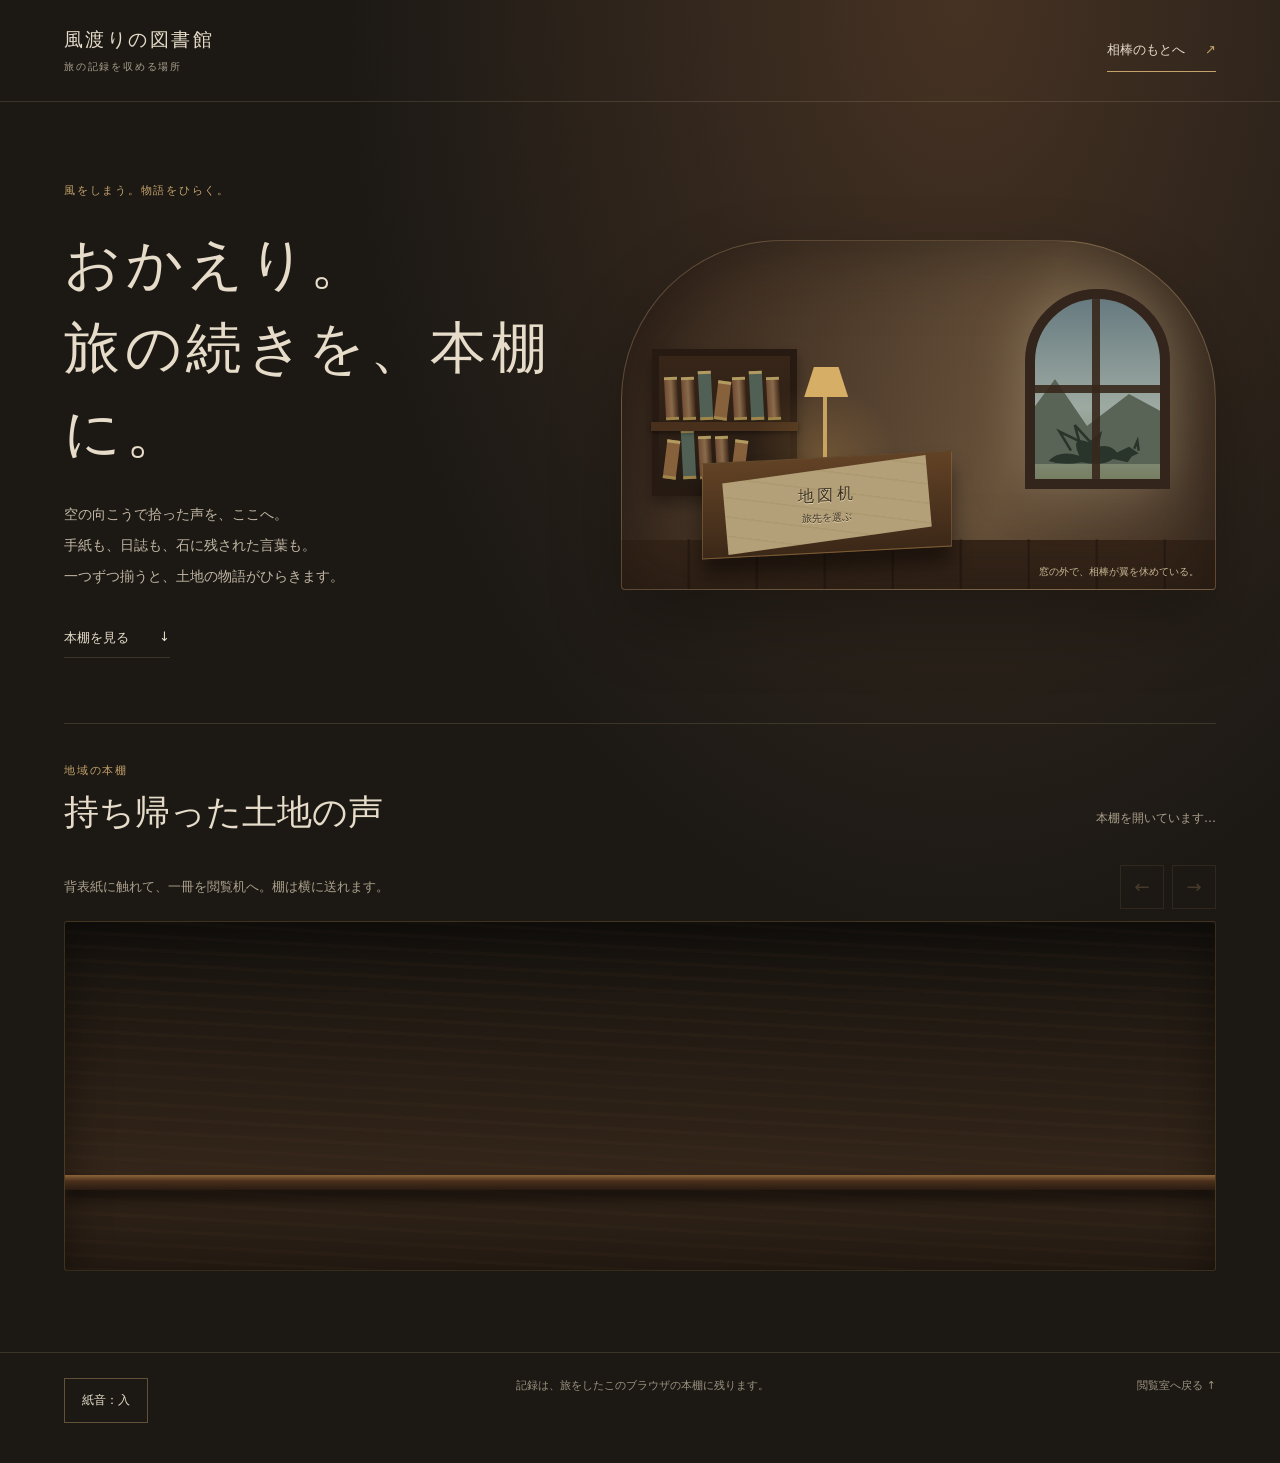
<file: index.html>
<!doctype html><html lang="ja"><head><meta charset="utf-8"><meta name="viewport" content="width=device-width,initial-scale=1"><meta http-equiv="refresh" content="0;url=library.html?v=142"><title>風渡りの図書館</title></head><body><a href="library.html?v=142">図書館へ入る</a></body></html>
</file>
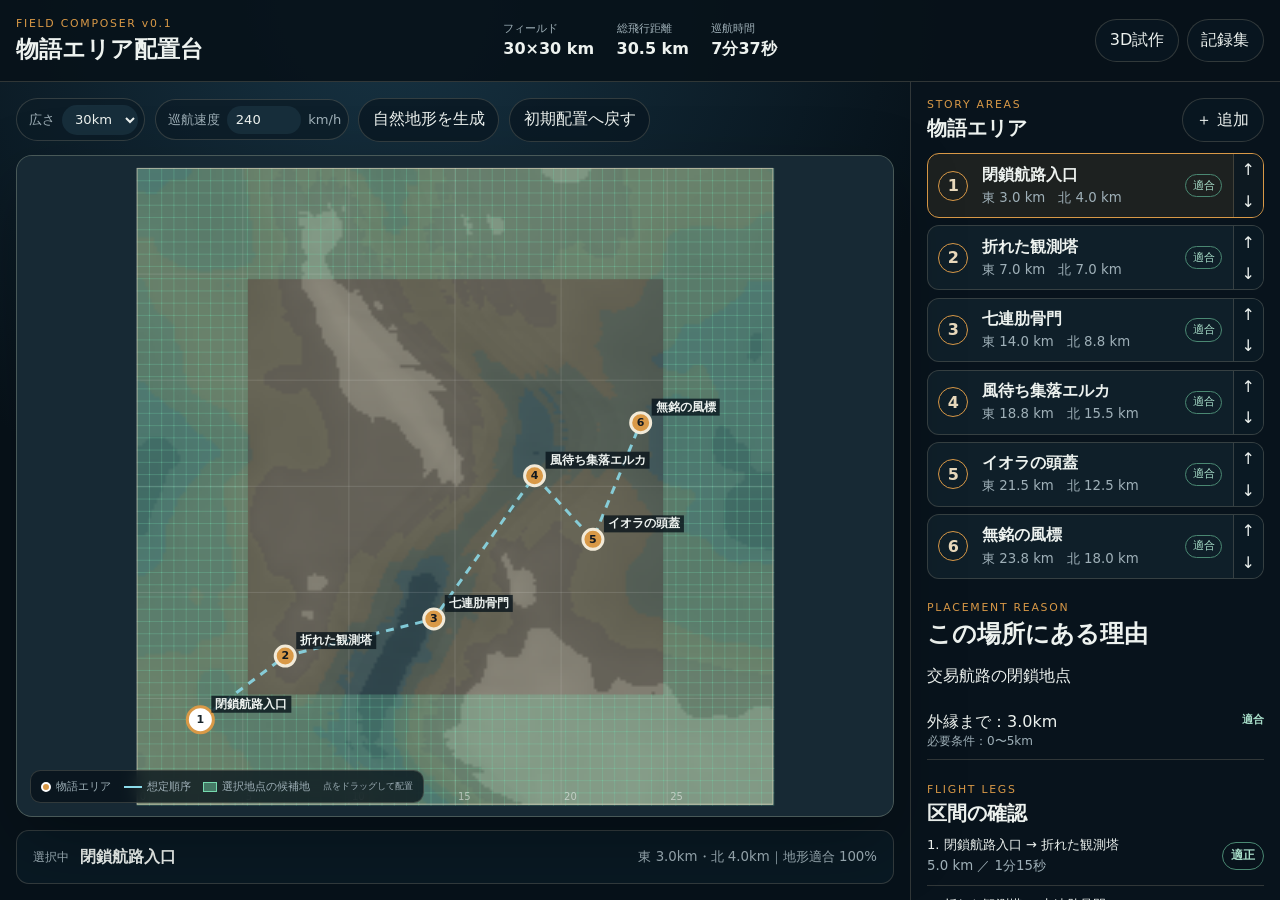
<file: composer.html>
<!doctype html>
<html lang="ja">
<head>
  <meta charset="utf-8">
  <meta name="viewport" content="width=device-width,initial-scale=1,viewport-fit=cover">
  <meta name="theme-color" content="#0b1722">
  <title>白骨の風路｜物語エリア配置台</title>
  <link rel="icon" type="image/svg+xml" href="data:image/svg+xml,%3Csvg xmlns='http://www.w3.org/2000/svg' viewBox='0 0 64 64'%3E%3Cpath d='M8 44C24 12 36 10 56 17 40 21 30 31 24 52Z' fill='%23e8d8b7'/%3E%3Cpath d='M19 42c12-12 20-17 35-19' fill='none' stroke='%23d89444' stroke-width='4' stroke-linecap='round'/%3E%3C/svg%3E">
  <link rel="stylesheet" href="composer.css">
</head>
<body>
  <header class="app-head">
    <div><span class="eyebrow">FIELD COMPOSER v0.1</span><h1>物語エリア配置台</h1></div>
    <div class="head-stats"><span>フィールド<strong id="fieldStat">30×30 km</strong></span><span>総飛行距離<strong id="distanceStat">—</strong></span><span>巡航時間<strong id="timeStat">—</strong></span></div>
    <nav><a href="blockout.html">3D試作</a><a href="index.html">記録集</a></nav>
  </header>

  <main>
    <section class="map-panel">
      <div class="map-toolbar">
        <label>広さ<select id="fieldSize"><option value="20">20km</option><option value="30" selected>30km</option><option value="40">40km</option><option value="60">60km</option></select></label>
        <label>巡航速度<input id="cruiseSpeed" type="number" min="80" max="500" step="10" value="240"> km/h</label>
        <button id="reroll">自然地形を生成</button>
        <button id="reset">初期配置へ戻す</button>
      </div>
      <div class="map-wrap">
        <canvas id="terrain" aria-label="自然地形上の物語エリア配置図"></canvas>
        <div class="map-legend"><span><i class="story-dot"></i>物語エリア</span><span><i class="route-line"></i>想定順序</span><span><i class="candidate-fill"></i>選択地点の候補地</span><small>点をドラッグして配置</small></div>
      </div>
      <div id="selectionBar" class="selection-bar"><span>選択中</span><strong>—</strong><small>地図上の点または右の一覧を選択</small></div>
    </section>

    <aside class="side-panel">
      <section class="side-head"><div><span class="eyebrow">STORY AREAS</span><h2>物語エリア</h2></div><button id="addArea">＋ 追加</button></section>
      <div id="areaList" class="area-list"></div>
      <section class="placement-check"><span class="eyebrow">PLACEMENT REASON</span><h2>この場所にある理由</h2><div id="placementList"></div></section>
      <section class="route-check"><span class="eyebrow">FLIGHT LEGS</span><h2>区間の確認</h2><div id="legList"></div></section>
      <section class="hint-check"><span class="eyebrow">HINT NETWORK</span><h2>ヒント網</h2><p id="hintSummary"></p><div id="hintList"></div></section>
      <section class="actions"><button id="saveLocal">この配置を保存</button><button id="exportJson">JSONを書き出す</button><p id="saveNote">配置はこの端末内に保存できます。</p></section>
    </aside>
  </main>

  <template id="areaTemplate">
    <article class="area-card"><button class="select-area"><b class="order"></b><span><strong class="name"></strong><small class="coords"></small></span><em class="fit"></em></button><div class="reorder"><button data-dir="-1" aria-label="一つ前へ">↑</button><button data-dir="1" aria-label="一つ後へ">↓</button></div></article>
  </template>
  <script src="composer.js" type="module"></script>
</body>
</html>
</file>
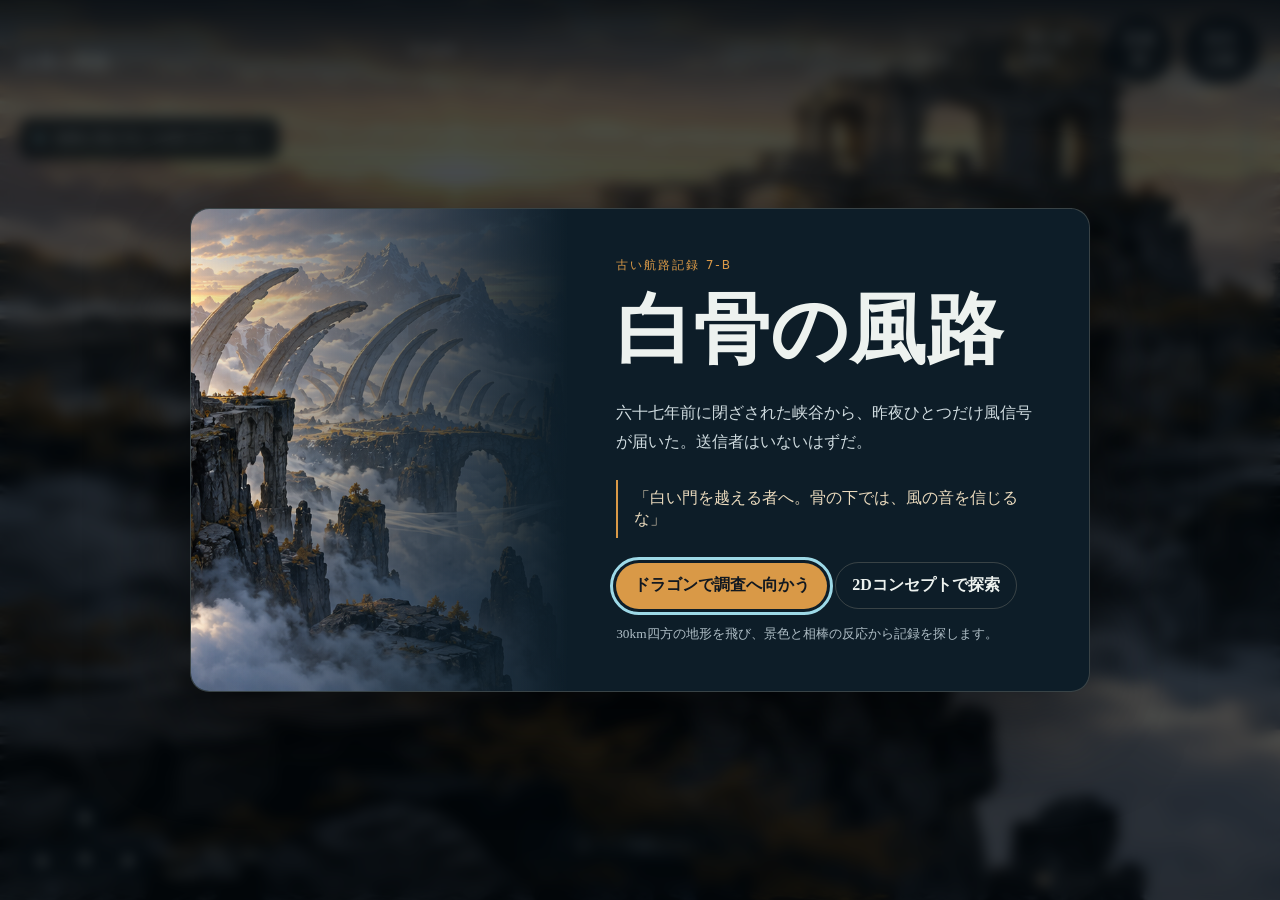
<file: concept.html>
<!doctype html>
<html lang="ja">
<head>
  <meta charset="utf-8">
  <meta name="viewport" content="width=device-width,initial-scale=1,viewport-fit=cover">
  <meta name="theme-color" content="#0b1722">
  <meta name="description" content="ドラゴンと巨大な骨の峡谷を巡り、風と痕跡から失われた土地の物語を集める探索試作。">
  <title>白骨の風路｜探索試作</title>
  <link rel="icon" type="image/svg+xml" href="data:image/svg+xml,%3Csvg xmlns='http://www.w3.org/2000/svg' viewBox='0 0 64 64'%3E%3Cpath d='M8 44C24 12 36 10 56 17 40 21 30 31 24 52Z' fill='%23e8d8b7'/%3E%3Cpath d='M19 42c12-12 20-17 35-19' fill='none' stroke='%23d89444' stroke-width='4' stroke-linecap='round'/%3E%3C/svg%3E">
  <link rel="stylesheet" href="styles.css">
</head>
<body>
  <main id="app" aria-live="polite">
    <section id="game" class="view active" aria-label="白骨の風路 探索画面">
      <div id="viewport" tabindex="0" aria-label="飛行エリア。矢印キーまたはWASDで移動">
        <div id="world">
          <img class="world-art" src="assets/bonewind-panorama.png" alt="巨大な肋骨、頭蓋骨、観測塔、断崖の集落が雲海に浮かぶ白骨の風路">
          <div id="weather" aria-hidden="true"></div>
          <div id="landmarks" aria-hidden="true"></div>
          <div id="dragon" aria-label="ドラゴン"><span class="wing">◆</span><span class="body">🐉</span></div>
        </div>
      </div>

      <header class="hud top-hud">
        <div class="title-lockup"><span class="eyebrow">探索記録 01</span><strong>白骨の風路</strong></div>
        <div class="progress-wrap"><span id="chapterLabel">侵入航路</span><div class="progress"><i id="progressBar"></i></div><span id="foundCount">痕跡 0 / 7</span></div>
        <nav aria-label="画面切替">
          <a class="ghost nav-link" href="composer.html">フィールド配置</a>
          <a class="ghost nav-link featured" href="blockout.html">飛行探索版</a>
          <button class="ghost" data-open="library">図書館</button>
          <button class="ghost" data-open="ledger">制作台帳</button>
        </nav>
      </header>

      <aside id="companion" class="companion"><span class="pulse"></span><p id="companionText">相棒が風の匂いを確かめている。</p></aside>
      <button id="inspect" class="inspect" disabled>近くに気配はない</button>

      <div class="altimeter" aria-label="高度"><span>高</span><i id="altitudeNeedle"></i><span>雲海</span></div>
      <div class="minimap" aria-hidden="true"><i id="mapDot"></i><span>塔</span><span>肋骨</span><span>集落</span><span>頭蓋</span></div>

      <div class="controls" aria-label="移動操作">
        <div class="dpad">
          <button data-move="up" aria-label="上昇">▲</button>
          <button data-move="left" aria-label="左へ">◀</button>
          <button data-move="down" aria-label="下降">▼</button>
          <button data-move="right" aria-label="右へ">▶</button>
        </div>
        <p><kbd>WASD</kbd> / <kbd>矢印</kbd> で飛行<br><kbd>Space</kbd> で調査</p>
      </div>
    </section>

    <section id="library" class="view panel-view" aria-label="大図書館">
      <header class="panel-head"><div><span class="eyebrow">帰還地点</span><h1>風渡りの大図書館</h1></div><button class="close-view" data-open="game">探索へ戻る</button></header>
      <div class="library-grid">
        <article class="shelf-card hero-shelf">
          <div><span class="eyebrow">第一架空域・地域記録</span><h2>白骨の風路</h2><p id="libraryStatus">まだ白紙の頁が多い。持ち帰った痕跡が、ここに一冊の記録を作る。</p></div>
          <div class="book-meter"><i id="bookMeter"></i></div>
        </article>
        <section><h2>収蔵記録</h2><div id="archiveCards" class="archive-grid"></div></section>
        <section><h2>展示室</h2><div id="exhibitCards" class="exhibit-grid"></div></section>
      </div>
    </section>

    <section id="ledger" class="view panel-view" aria-label="探索パッケージ制作台帳">
      <header class="panel-head"><div><span class="eyebrow">PACKAGE BLUEPRINT v0.1</span><h1>白骨の風路｜制作台帳</h1></div><div class="head-actions"><a class="download" href="packages/white-bone.json" download>パッケージJSON</a><button class="close-view" data-open="game">探索へ戻る</button></div></header>
      <div id="ledgerContent" class="ledger-content"></div>
    </section>
  </main>

  <dialog id="introDialog" class="story-dialog">
    <div class="dialog-art"></div>
    <div class="dialog-copy"><span class="eyebrow">古い航路記録 7-B</span><h1>白骨の風路</h1><p>六十七年前に閉ざされた峡谷から、昨夜ひとつだけ風信号が届いた。送信者はいないはずだ。</p><blockquote>「白い門を越える者へ。骨の下では、風の音を信じるな」</blockquote><a class="dialog-primary" href="blockout.html">ドラゴンで調査へ向かう</a><button class="secondary intro-secondary" id="startGame">2Dコンセプトで探索</button><small>30km四方の地形を飛び、景色と相棒の反応から記録を探します。</small></div>
  </dialog>

  <dialog id="recordDialog" class="record-dialog">
    <button class="dialog-x" aria-label="閉じる">×</button>
    <span id="recordType" class="eyebrow"></span><h2 id="recordTitle"></h2><p id="recordSnippet"></p>
    <div id="recordMeaning" class="meaning"></div>
    <button id="storeRecord">図書館へ収蔵する</button>
  </dialog>

  <dialog id="endingDialog" class="story-dialog ending-dialog">
    <div class="dialog-copy"><span class="eyebrow">調査完了</span><h1>風は、声の抜け殻だった。</h1><p>住民は巨大生物に滅ぼされたのではない。暮らしを守ろうと作った装置が渡りの群れを狂わせ、最後の一頭と街を同時に失わせた。だが、あの飛行は救出だったのか、ただの混乱だったのか——骨は答えない。</p><div class="ending-actions"><button data-open="library" id="returnLibrary">図書館へ帰還</button><button class="secondary" id="continueExplore">探索を続ける</button></div></div>
  </dialog>
  <script src="app.js" type="module"></script>
</body>
</html>
</file>
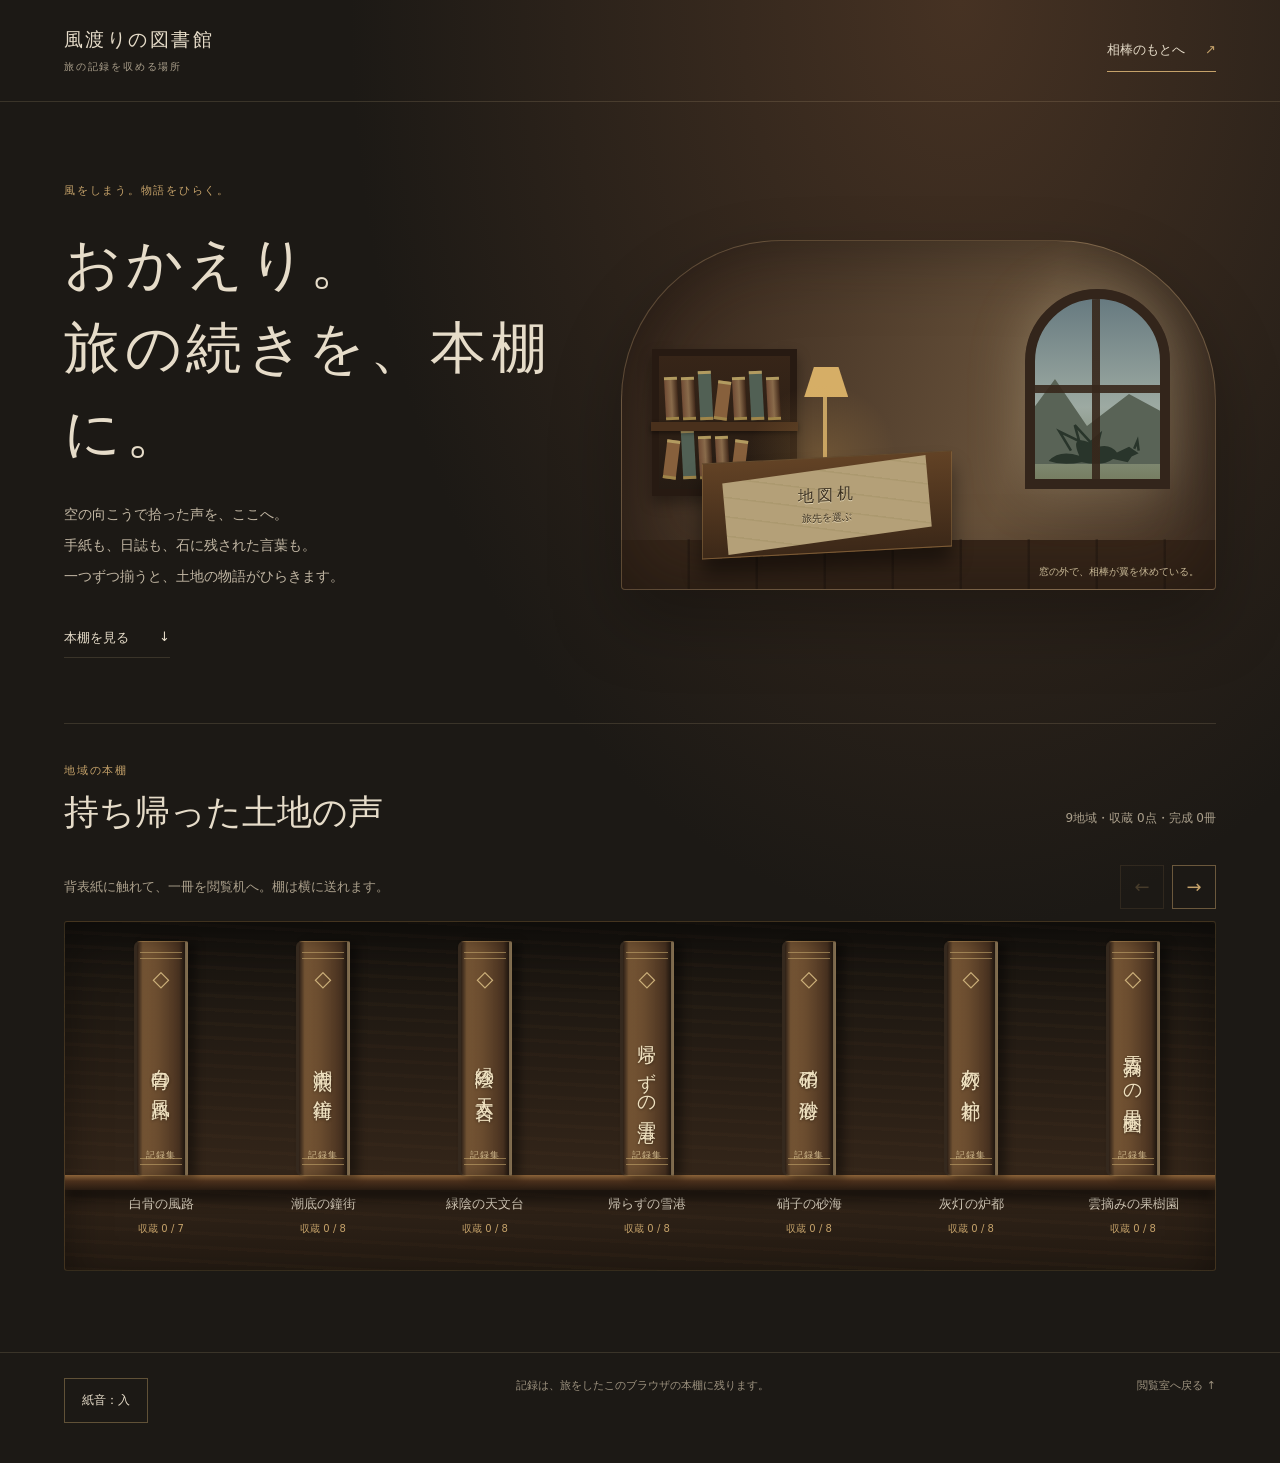
<file: library.html>
<!doctype html>
<html lang="ja">
<head>
<meta charset="utf-8"><meta name="viewport" content="width=device-width,initial-scale=1,viewport-fit=cover">
<meta name="theme-color" content="#211b16"><meta name="description" content="旅で拾った手紙と日誌を収める、風渡りの図書館。記録が揃うと、地域の物語がひらきます。">
<title>風渡りの図書館｜旅の本棚</title>
<link rel="stylesheet" href="library.css?v=142">
</head>
<body>
<header class="library-header"><a class="wordmark" href="library.html">風渡りの図書館<span>旅の記録を収める場所</span></a><a id="resumeJourney" class="quiet-link" href="blockout.html?v=142">相棒のもとへ <span aria-hidden="true">↗</span></a></header>
<main>
<section class="arrival" aria-labelledby="welcomeTitle">
 <div class="arrival-copy"><p class="eyebrow">風をしまう。物語をひらく。</p><h1 id="welcomeTitle">おかえり。<br>旅の続きを、本棚に。</h1><p class="arrival-intro">空の向こうで拾った声を、ここへ。<br>手紙も、日誌も、石に残された言葉も。<br>一つずつ揃うと、土地の物語がひらきます。</p><a class="text-link" href="#bookshelf">本棚を見る <span aria-hidden="true">↓</span></a></div>
 <div class="reading-room" aria-label="本棚と地図机、窓に囲まれた閲覧室">
  <div class="room-window" aria-hidden="true"><div class="window-cross"></div><div class="distant-ridge"></div><svg class="resting-dragon" viewBox="0 0 180 80"><path d="M15 64Q32 46 63 56Q48 23 78 35L99 17L93 42Q112 37 122 51L141 42L156 52L145 57L139 66L116 61Q100 73 67 66Q37 72 15 64Z" fill="currentColor"/><path d="M75 39L32 18L50 48M88 43L56 8L66 44M149 45L154 33L156 48" fill="none" stroke="currentColor" stroke-width="4"/></svg></div>
  <div class="room-shelf" aria-hidden="true"><i></i><i></i><i></i><i></i><i></i><i></i><i></i><i></i><i></i><i></i><i></i><i></i></div>
  <div class="lamp" aria-hidden="true"><i></i></div>
  <a class="map-desk" href="#bookshelf" aria-label="地図机で旅先と蔵書を見る"><span class="desk-map" aria-hidden="true"></span><strong>地図机</strong><small>旅先を選ぶ</small></a>
  <span class="room-caption">窓の外で、相棒が翼を休めている。</span>
 </div>
</section>
<section id="bookshelf" class="bookshelf" aria-labelledby="shelfTitle"><div class="section-heading"><div><p class="eyebrow">地域の本棚</p><h2 id="shelfTitle">持ち帰った土地の声</h2></div><p id="shelfSummary" role="status">本棚を開いています…</p></div><div class="shelf-toolbar"><p class="shelf-instruction">背表紙に触れて、一冊を閲覧机へ。棚は横に送れます。</p><nav class="shelf-navigation" aria-label="本棚を送る"><button id="shelfPrevious" type="button" aria-label="本棚を左へ" aria-controls="regionBooks">←</button><button id="shelfNext" type="button" aria-label="本棚を右へ" aria-controls="regionBooks">→</button></nav></div><div id="regionBooks" class="region-books"></div><p id="bookMotionStatus" class="book-motion-status" role="status" aria-live="polite"></p><p id="loadError" hidden role="alert">本棚を読み込めませんでした。<button id="retryLoad" type="button">もう一度開く</button></p></section>
<section id="readingDesk" class="reading-desk" hidden aria-labelledby="bookTitle">
 <header class="book-heading"><div><p class="eyebrow">地域記録集</p><h2 id="bookTitle"></h2><p id="bookStatus" role="status"></p></div><div class="book-actions"><button id="closeBook" type="button">本を閉じて棚へ戻す</button><a id="departRegion" class="journey-link" href="blockout.html?v=142">この地域へ飛ぶ <span aria-hidden="true">↗</span></a></div></header>
 <div class="book-spread"><aside class="contents" aria-label="本の目次"><h3>収蔵した記録</h3><div id="recordContents"></div><div class="history-entry"><small>すべての声が揃ったら</small><button id="historyButton" type="button">地域の物語</button><p id="historyLock"></p></div></aside><article id="readingPage" class="reading-page" tabindex="-1" aria-live="polite"></article></div>
</section>
</main>
<footer class="library-footer"><button id="togglePaperSound" type="button" aria-pressed="true">紙音：入</button><span>記録は、旅をしたこのブラウザの本棚に残ります。</span><a href="#welcomeTitle">閲覧室へ戻る ↑</a></footer>
<div id="bookStage" class="book-stage" hidden aria-hidden="true"><div id="carriedBook" class="carried-book"><div class="carried-pages"></div><div id="carriedCover" class="carried-cover"></div></div></div>
<script type="module" src="library.js?v=142"></script>
</body></html>
</file>
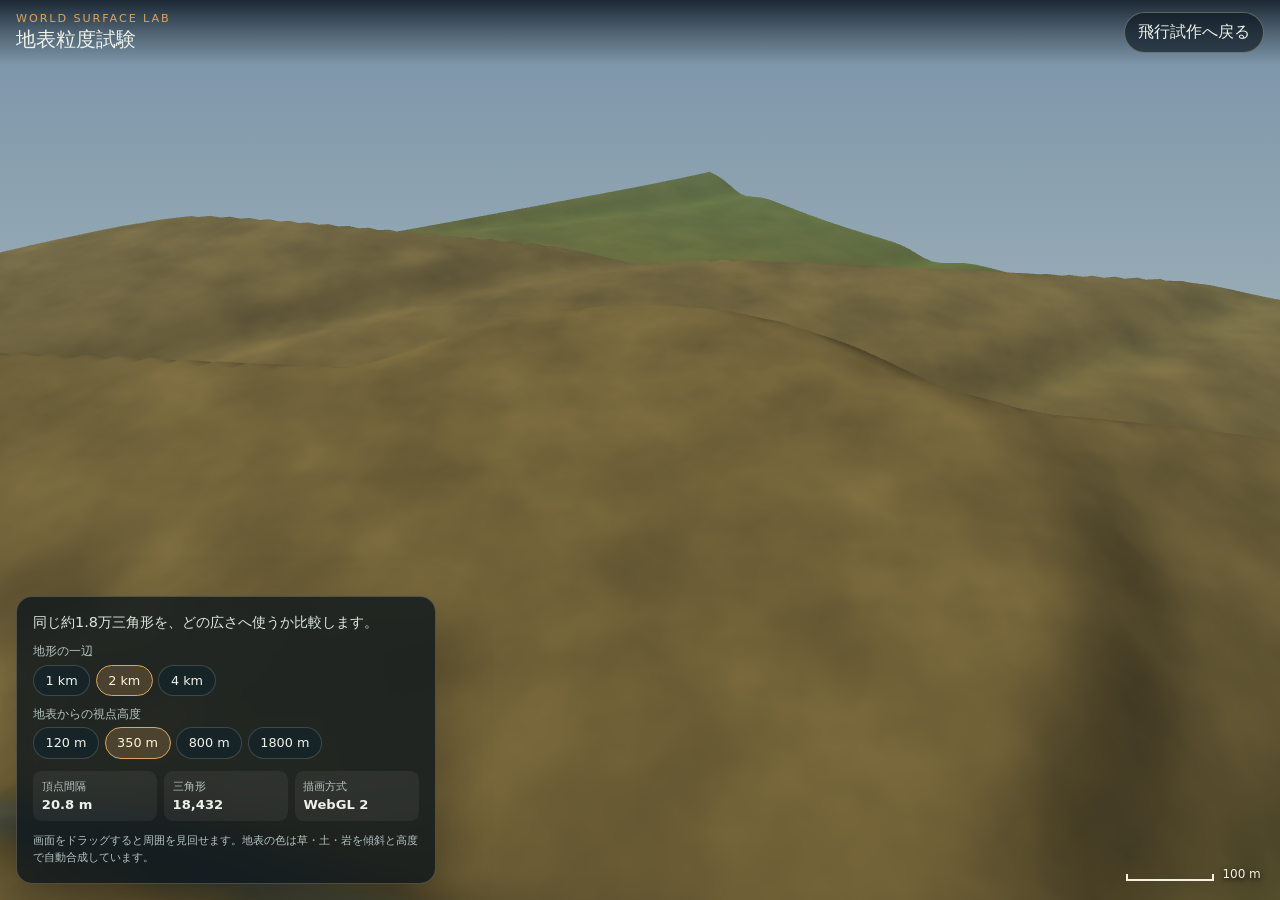
<file: terrain-lab.html>
<!doctype html>
<html lang="ja">
<head>
  <meta charset="utf-8">
  <meta name="viewport" content="width=device-width,initial-scale=1,viewport-fit=cover,user-scalable=no">
  <meta name="theme-color" content="#182735">
  <title>白骨の風路｜WebGL地形試験</title>
  <link rel="icon" type="image/svg+xml" href="data:image/svg+xml,%3Csvg xmlns='http://www.w3.org/2000/svg' viewBox='0 0 64 64'%3E%3Cpath d='M5 50 22 18l11 15 9-24 17 41Z' fill='%2384a858'/%3E%3Cpath d='M5 50h54' stroke='%23e2d5ac' stroke-width='4'/%3E%3C/svg%3E">
  <link rel="stylesheet" href="terrain-lab.css">
</head>
<body>
  <canvas id="terrain" aria-label="WebGLで描画した地形試験"></canvas>
  <header class="lab-head">
    <div><span>WORLD SURFACE LAB</span><strong>地表粒度試験</strong></div>
    <a href="blockout.html">飛行試作へ戻る</a>
  </header>
  <section class="lab-panel" aria-label="地形試験設定">
    <p>同じ約1.8万三角形を、どの広さへ使うか比較します。</p>
    <fieldset><legend>地形の一辺</legend><div id="sizeChoices" class="choices">
      <button data-size="1000">1 km</button><button data-size="2000" class="active">2 km</button><button data-size="4000">4 km</button>
    </div></fieldset>
    <fieldset><legend>地表からの視点高度</legend><div id="altitudeChoices" class="choices">
      <button data-altitude="120">120 m</button><button data-altitude="350" class="active">350 m</button><button data-altitude="800">800 m</button><button data-altitude="1800">1800 m</button>
    </div></fieldset>
    <dl><div><dt>頂点間隔</dt><dd id="spacing">20.8 m</dd></div><div><dt>三角形</dt><dd>18,432</dd></div><div><dt>描画方式</dt><dd>WebGL 2</dd></div></dl>
    <small>画面をドラッグすると周囲を見回せます。地表の色は草・土・岩を傾斜と高度で自動合成しています。</small>
  </section>
  <div class="scale-mark"><i></i><span id="scaleLabel">100 m</span></div>
  <div id="unsupported" class="unsupported" hidden>この端末ではWebGL 2を利用できません。</div>
  <script type="module" src="terrain-lab.js"></script>
</body>
</html>
</file>
<file: composer.css>
:root{--ink:#edf2ef;--muted:#9fb0b8;--night:#07121a;--panel:#0d1d28;--line:rgba(232,216,183,.18);--bone:#eadabd;--gold:#d99947;--wind:#8bdbea;font-family:system-ui,"Yu Gothic",sans-serif;color:var(--ink);background:var(--night)}*{box-sizing:border-box}html,body{margin:0;min-height:100%;background:radial-gradient(circle at 30% 0,#173343,transparent 45%),var(--night)}button,a,input,select{font:inherit}.app-head{height:82px;display:grid;grid-template-columns:1fr auto 1fr;align-items:center;gap:1rem;padding:.75rem 1rem;border-bottom:1px solid var(--line);background:rgba(7,18,26,.92)}h1,h2{font-family:"Yu Mincho",serif;margin:0}.app-head h1{font-size:1.45rem}.eyebrow{display:block;color:var(--gold);font-size:.68rem;letter-spacing:.16em;margin-bottom:.25rem}.head-stats{display:flex;gap:1.4rem}.head-stats span{font-size:.7rem;color:var(--muted)}.head-stats strong{display:block;color:var(--ink);font-size:1rem;margin-top:.18rem}.app-head nav{justify-self:end;display:flex;gap:.5rem}.app-head a,button{border:1px solid var(--line);background:rgba(10,24,34,.78);color:var(--ink);border-radius:999px;padding:.65rem .85rem;text-decoration:none;cursor:pointer}.app-head a:hover,button:hover{border-color:var(--gold)}main{height:calc(100vh - 82px);display:grid;grid-template-columns:minmax(0,1fr) 370px}.map-panel{min-width:0;display:grid;grid-template-rows:auto minmax(0,1fr) auto;padding:1rem;gap:.8rem}.map-toolbar{display:flex;flex-wrap:wrap;gap:.6rem;align-items:center}.map-toolbar label{display:flex;align-items:center;gap:.45rem;color:var(--muted);font-size:.82rem;background:rgba(12,28,39,.76);border:1px solid var(--line);border-radius:999px;padding:.35rem .4rem .35rem .75rem}.map-toolbar select,.map-toolbar input{border:0;border-radius:999px;background:#172e3b;color:var(--ink);padding:.4rem .55rem}.map-toolbar input{width:74px}.map-wrap{position:relative;min-height:360px;border:1px solid var(--line);border-radius:1rem;overflow:hidden;background:#263d43;box-shadow:0 25px 70px rgba(0,0,0,.25)}#terrain{display:block;width:100%;height:100%;touch-action:none}.map-legend{position:absolute;left:.8rem;bottom:.8rem;display:flex;align-items:center;gap:.8rem;background:rgba(7,18,26,.76);border:1px solid var(--line);border-radius:.65rem;padding:.5rem .65rem;color:var(--muted);font-size:.7rem;backdrop-filter:blur(8px)}.map-legend span{display:flex;align-items:center;gap:.3rem}.story-dot{width:10px;height:10px;border:2px solid white;background:var(--gold);border-radius:50%}.route-line{width:18px;height:2px;background:var(--wind)}.selection-bar{min-height:54px;display:grid;grid-template-columns:auto auto 1fr;align-items:center;gap:.7rem;padding:.7rem 1rem;border:1px solid var(--line);border-radius:.8rem;background:rgba(12,28,39,.72)}.selection-bar span,.selection-bar small{color:var(--muted)}.selection-bar span{font-size:.72rem}.selection-bar small{text-align:right}.side-panel{overflow:auto;border-left:1px solid var(--line);background:rgba(8,20,29,.88);padding:1rem}.side-head{display:flex;justify-content:space-between;align-items:center;margin-bottom:.7rem}.side-head h2,.route-check h2{font-size:1.25rem}.area-list{display:grid;gap:.45rem}.area-card{display:grid;grid-template-columns:1fr auto;border:1px solid var(--line);border-radius:.75rem;background:rgba(20,39,50,.62);overflow:hidden}.area-card.selected{border-color:var(--gold);background:rgba(217,153,71,.1)}.select-area{border:0;border-radius:0;display:grid;grid-template-columns:34px 1fr;gap:.6rem;text-align:left;align-items:center;padding:.65rem;background:transparent}.select-area b{display:grid;place-items:center;width:30px;height:30px;border:1px solid var(--gold);border-radius:50%;color:var(--bone)}.select-area span{min-width:0}.select-area strong,.select-area small{display:block;white-space:nowrap;overflow:hidden;text-overflow:ellipsis}.select-area small{color:var(--muted);margin-top:.2rem}.reorder{display:flex;flex-direction:column;border-left:1px solid var(--line)}.reorder button{border:0;border-radius:0;padding:.18rem .5rem;min-height:50%}.route-check{margin-top:1.4rem}.leg{display:grid;grid-template-columns:1fr auto;gap:.5rem;padding:.6rem 0;border-bottom:1px solid var(--line)}.leg div span,.leg div small{display:block}.leg div span{font-size:.82rem}.leg div small{color:var(--muted);margin-top:.2rem}.leg b{align-self:center;font-size:.75rem;border:1px solid var(--line);border-radius:99px;padding:.28rem .5rem}.leg b.good{color:#a9dfca;border-color:#4a8872}.leg b.short{color:#f0c37d;border-color:#9e7135}.leg b.long{color:#ef9b8b;border-color:#9c4a3e}.actions{display:grid;grid-template-columns:1fr 1fr;gap:.5rem;margin-top:1.3rem}.actions button:first-child{background:var(--gold);color:#111820;font-weight:750}.actions p{grid-column:1/-1;color:var(--muted);font-size:.75rem;margin:.25rem}.pulse{animation:pulse .45s ease}@keyframes pulse{50%{transform:scale(1.02);color:var(--bone)}}
@media(max-width:900px){.app-head{height:auto;grid-template-columns:1fr auto}.head-stats{grid-column:1/-1;grid-row:2}.app-head nav{grid-column:2;grid-row:1}main{height:auto;min-height:calc(100vh - 120px);grid-template-columns:1fr}.map-panel{height:72vh}.side-panel{border-left:0;border-top:1px solid var(--line)}.map-legend{flex-wrap:wrap}.selection-bar small{display:none}}
@media(max-width:560px){.app-head a:first-child{display:none}.head-stats{gap:.7rem;justify-content:space-between}.map-panel{height:68vh;padding:.6rem}.map-toolbar label{font-size:.72rem}.map-toolbar button{font-size:.75rem;padding:.55rem}.map-legend small{display:none}.side-panel{padding:.7rem}}
.candidate-fill{width:14px;height:10px;background:rgba(118,217,174,.45);border:1px solid #76d9ae}.select-area{grid-template-columns:34px minmax(0,1fr) auto}.fit{font-style:normal;font-size:.68rem;border:1px solid var(--line);border-radius:99px;padding:.22rem .4rem}.fit.good{color:#a9dfca;border-color:#4a8872}.fit.warn{color:#ef9b8b;border-color:#9c4a3e}.placement-check,.hint-check{margin-top:1.4rem}.placement-row,.hint-row{padding:.55rem 0;border-bottom:1px solid var(--line)}.placement-row span,.placement-row small,.hint-row span,.hint-row small{display:block}.placement-row small,.hint-row small,.hint-check>p{color:var(--muted);font-size:.75rem;line-height:1.45}.placement-row b{float:right;font-size:.7rem}.placement-row b.ok{color:#a9dfca}.placement-row b.ng{color:#ef9b8b}.hint-row span{font-size:.8rem}.hint-row em{font-style:normal;color:var(--gold);font-size:.68rem}
</file>
<file: styles.css>
:root{--ink:#edf2ef;--muted:#aebdc5;--night:#08121b;--panel:#0d1d28;--glass:rgba(7,18,27,.78);--bone:#eadabd;--gold:#d99947;--wind:#9dd9e7;--danger:#d76a4f;--line:rgba(234,218,189,.2);font-family:"Yu Mincho","Hiragino Mincho ProN",Georgia,serif;color:var(--ink);background:var(--night)}*{box-sizing:border-box}html,body,#app{margin:0;width:100%;height:100%;overflow:hidden}button,a{font:inherit}.view{display:none;width:100%;height:100%}.view.active{display:block}button,.download{border:1px solid var(--line);background:rgba(8,18,27,.82);color:var(--ink);padding:.75rem 1rem;border-radius:999px;cursor:pointer;text-decoration:none;transition:.2s}button:hover,.download:hover{border-color:var(--gold);background:#142936}button:focus-visible,a:focus-visible,#viewport:focus-visible{outline:3px solid var(--wind);outline-offset:3px}.eyebrow{display:block;color:var(--gold);font-family:system-ui,sans-serif;font-size:.76rem;letter-spacing:.16em;text-transform:uppercase;margin-bottom:.32rem}.ghost{backdrop-filter:blur(8px)}
#game{position:relative;background:#56717c}#viewport{position:absolute;inset:0;overflow:hidden}.world-art{position:absolute;inset:0;width:7200px;height:100%;object-fit:fill;filter:saturate(.78) contrast(1.04)}#world{position:absolute;width:7200px;height:100%;left:0;top:0;will-change:transform}.world-art:after{content:"";position:absolute;inset:0;background:linear-gradient(180deg,rgba(4,13,22,.04),rgba(4,13,22,.38))}#weather{position:absolute;inset:0;pointer-events:none;background:repeating-radial-gradient(ellipse at center,transparent 0 120px,rgba(196,235,240,.08) 124px,transparent 132px 260px);opacity:.7;animation:wind 18s linear infinite}@keyframes wind{to{transform:translateX(420px)}}#dragon{position:absolute;left:16vw;top:48%;z-index:4;font-size:2.8rem;filter:drop-shadow(0 7px 12px #061019);transition:transform .12s}.wing{position:absolute;color:var(--bone);font-size:1.2rem;left:-.3rem;top:.45rem;animation:flap .55s ease-in-out infinite alternate}@keyframes flap{to{transform:translateY(-8px) rotate(22deg)}}.body{position:relative}.landmark-label{position:absolute;color:#fff;background:rgba(5,16,24,.68);border-left:2px solid var(--gold);padding:.4rem .6rem;font-family:system-ui,sans-serif;font-size:.78rem;opacity:.15;transform:translateY(8px);transition:.4s;pointer-events:none}.landmark-label.near{opacity:1;transform:none}.top-hud{position:absolute;z-index:10;top:0;left:0;right:0;display:grid;grid-template-columns:1fr minmax(260px,460px) 1fr;align-items:center;gap:1rem;padding:1rem 1.2rem;background:linear-gradient(180deg,rgba(6,15,23,.8),transparent);font-family:system-ui,sans-serif}.title-lockup strong{font-family:inherit;font-size:1.15rem}.progress-wrap{display:grid;grid-template-columns:auto 1fr auto;align-items:center;gap:.7rem;font-size:.78rem}.progress{height:4px;background:rgba(255,255,255,.2);border-radius:3px;overflow:hidden}.progress i{display:block;width:0;height:100%;background:var(--gold);transition:.4s}.top-hud nav{justify-self:end;display:flex;gap:.5rem}.companion{position:absolute;z-index:9;top:7.3rem;left:1.2rem;display:flex;align-items:center;gap:.7rem;background:var(--glass);border:1px solid var(--line);padding:.65rem .9rem;border-radius:.8rem;backdrop-filter:blur(10px);max-width:min(440px,72vw);font-family:system-ui,sans-serif}.companion p{margin:0;font-size:.88rem;line-height:1.45}.pulse{width:.55rem;height:.55rem;border-radius:50%;background:var(--wind);box-shadow:0 0 0 0 rgba(157,217,231,.6);animation:pulse 1.6s infinite;flex:none}@keyframes pulse{70%{box-shadow:0 0 0 9px rgba(157,217,231,0)}}.inspect{position:absolute;z-index:11;left:50%;bottom:2rem;transform:translateX(-50%);min-width:250px;background:rgba(217,153,71,.94);color:#101820;border:none;font-family:system-ui,sans-serif;font-weight:750;box-shadow:0 10px 35px rgba(0,0,0,.25)}.inspect:disabled{opacity:.55;background:rgba(8,18,27,.7);color:var(--muted)}.controls{position:absolute;z-index:10;left:1.2rem;bottom:1.2rem;display:flex;align-items:end;gap:.8rem;font-family:system-ui,sans-serif}.dpad{display:grid;grid-template-columns:repeat(3,42px);grid-template-rows:repeat(2,42px);gap:3px}.dpad button{padding:0;border-radius:.5rem;background:rgba(6,16,24,.72);touch-action:none}.dpad button:nth-child(1){grid-column:2}.dpad button:nth-child(2){grid-row:2;grid-column:1}.dpad button:nth-child(3){grid-row:2;grid-column:2}.dpad button:nth-child(4){grid-row:2;grid-column:3}.controls p{font-size:.75rem;color:var(--muted);margin:0}.controls kbd{color:var(--bone)}.altimeter{position:absolute;z-index:8;right:1.2rem;top:7rem;height:180px;width:26px;display:flex;flex-direction:column;justify-content:space-between;align-items:center;color:var(--muted);font:11px system-ui}.altimeter:before{content:"";position:absolute;width:2px;top:18px;bottom:18px;background:linear-gradient(var(--wind),var(--gold))}.altimeter i{position:absolute;top:50%;width:18px;height:2px;background:#fff;transition:.12s}.minimap{position:absolute;z-index:8;right:1.2rem;bottom:1.2rem;width:230px;height:42px;border-bottom:2px solid rgba(255,255,255,.35);display:flex;justify-content:space-around;align-items:end;padding-bottom:5px;color:var(--muted);font:10px system-ui}.minimap i{position:absolute;bottom:-6px;left:3%;width:11px;height:11px;background:var(--gold);border:2px solid white;border-radius:50%;transition:.1s}
.panel-view{overflow:auto;background:radial-gradient(circle at 80% 0,#1a3542,transparent 45%),#07121a;color:var(--ink)}.panel-head{position:sticky;top:0;z-index:3;display:flex;justify-content:space-between;align-items:center;gap:1rem;padding:1.2rem clamp(1rem,4vw,4rem);background:rgba(7,18,26,.9);border-bottom:1px solid var(--line);backdrop-filter:blur(14px)}.panel-head h1{margin:0;font-size:clamp(1.4rem,3vw,2.4rem)}.head-actions{display:flex;gap:.6rem}.library-grid,.ledger-content{max-width:1240px;margin:auto;padding:2rem clamp(1rem,4vw,4rem) 5rem}.hero-shelf{min-height:230px;background:linear-gradient(110deg,rgba(12,31,42,.95),rgba(23,50,60,.65)),url('assets/bonewind-panorama.png') center/cover;border:1px solid var(--line);border-radius:1.2rem;padding:clamp(1.4rem,4vw,3rem);display:flex;justify-content:space-between;align-items:end}.hero-shelf h2{font-size:clamp(2rem,5vw,4rem);margin:.2rem 0}.hero-shelf p{max-width:620px;line-height:1.7}.book-meter{width:10px;height:150px;background:rgba(255,255,255,.15);border-radius:9px;overflow:hidden;display:flex;align-items:end}.book-meter i{width:100%;height:0;background:var(--gold);transition:.5s}.archive-grid,.exhibit-grid{display:grid;grid-template-columns:repeat(auto-fill,minmax(230px,1fr));gap:.8rem}.archive-card,.exhibit-card{border:1px solid var(--line);background:rgba(13,29,40,.75);border-radius:.9rem;padding:1rem;min-height:130px}.archive-card.locked{opacity:.45;filter:grayscale(1)}.archive-card h3,.exhibit-card h3{margin:.35rem 0}.archive-card p,.exhibit-card p{color:var(--muted);font-family:system-ui,sans-serif;line-height:1.55;font-size:.9rem}.ledger-content{display:grid;grid-template-columns:repeat(12,1fr);gap:1rem}.ledger-card{grid-column:span 6;border:1px solid var(--line);background:rgba(11,27,38,.82);border-radius:1rem;padding:1.2rem}.ledger-card.wide{grid-column:1/-1}.ledger-card h2{margin:.2rem 0 1rem}.ledger-card p,.ledger-card li{font-family:system-ui,sans-serif;color:#cfdbdf;line-height:1.7}.ledger-card ul,.ledger-card ol{padding-left:1.25rem}.timeline{display:grid;gap:.5rem}.timeline-row{display:grid;grid-template-columns:80px 1fr 1fr;gap:1rem;padding:.7rem 0;border-bottom:1px solid var(--line);font-family:system-ui,sans-serif}.timeline-row strong{color:var(--gold)}.data-table{width:100%;border-collapse:collapse;font-family:system-ui,sans-serif}.data-table th,.data-table td{text-align:left;vertical-align:top;padding:.65rem;border-bottom:1px solid var(--line)}.data-table th{color:var(--gold)}details{border-top:1px solid var(--line);padding:.75rem 0}summary{cursor:pointer;color:var(--bone);font-size:1.05rem}.record-body{white-space:pre-line;color:#dce6e6;line-height:1.9}.tag-list{display:flex;flex-wrap:wrap;gap:.4rem}.tag{border:1px solid var(--line);border-radius:99px;padding:.25rem .55rem;color:var(--muted);font:12px system-ui}
dialog{color:var(--ink);border:1px solid var(--line);background:#0d1d28;border-radius:1.2rem;box-shadow:0 30px 90px rgba(0,0,0,.55)}dialog::backdrop{background:rgba(3,9,13,.72);backdrop-filter:blur(7px)}.story-dialog{padding:0;width:min(900px,92vw);overflow:hidden}.story-dialog[open]{display:grid;grid-template-columns:42% 58%}.dialog-art{min-height:430px;background:linear-gradient(90deg,transparent,#0d1d28),url('assets/bonewind-panorama.png') 28% center/auto 100%}.dialog-copy{padding:clamp(1.5rem,4vw,3rem)}.dialog-copy h1{font-size:clamp(2.3rem,6vw,4.8rem);margin:.2rem 0}.dialog-copy p{line-height:1.8;color:#cfdbdf}.dialog-copy blockquote{border-left:2px solid var(--gold);padding:.5rem 1rem;margin:1.5rem 0;color:var(--bone)}.dialog-copy button{background:var(--gold);color:#111820;border:0;font-weight:800}.dialog-copy small{display:block;color:var(--muted);margin-top:1rem}.record-dialog{width:min(600px,92vw);padding:2rem}.record-dialog h2{font-size:2rem;margin:.3rem 0 1rem}.record-dialog>p{white-space:pre-line;line-height:1.9;color:#dce4e5}.meaning{border-left:2px solid var(--wind);background:rgba(157,217,231,.08);padding:.8rem 1rem;margin:1.2rem 0;color:#cde4e6;font-family:system-ui,sans-serif;line-height:1.55}.dialog-x{position:absolute;right:1rem;top:1rem;padding:.25rem .6rem}.ending-dialog[open]{display:block}.ending-actions{display:flex;gap:.7rem}.secondary{background:transparent!important;color:var(--ink)!important;border:1px solid var(--line)!important}
@media(max-width:760px){.top-hud{grid-template-columns:1fr auto;padding:.7rem}.progress-wrap{position:absolute;top:4.3rem;left:.7rem;right:.7rem}.top-hud nav button{padding:.55rem .65rem;font-size:.78rem}.companion{top:6.3rem;left:.7rem}.altimeter{display:none}.minimap{right:.7rem;bottom:.7rem;width:180px}.controls{left:.7rem;bottom:.7rem}.controls p{display:none}.inspect{bottom:4.1rem;min-width:210px}.story-dialog[open]{grid-template-columns:1fr}.dialog-art{display:none}.ledger-card{grid-column:1/-1}.timeline-row{grid-template-columns:64px 1fr}.timeline-row span:last-child{grid-column:2}.panel-head{align-items:flex-start}.head-actions{flex-direction:column}.panel-head h1{font-size:1.25rem}.hero-shelf{min-height:260px}.record-dialog{padding:1.4rem}}
@media(prefers-reduced-motion:reduce){*{animation:none!important;transition:none!important}}
.nav-link{display:inline-flex;align-items:center;text-decoration:none;padding:.75rem 1rem;border:1px solid var(--line);border-radius:999px;color:var(--ink);font-family:system-ui,sans-serif}.featured{border-color:rgba(217,153,71,.65);background:rgba(217,153,71,.16)}.dialog-primary{display:inline-block;background:var(--gold);color:#111820;border-radius:999px;padding:.8rem 1.1rem;text-decoration:none;font-family:system-ui,sans-serif;font-weight:800}.intro-secondary{margin-left:.5rem}
</file>
<file: library.css>
:root{color-scheme:dark;--ink:#e6dcc9;--muted:#aa9f8b;--gold:#c5a26a;--wood:#211b16;--paper:#e9dfc9;--line:#d1b9912b;font-family:system-ui,"Yu Gothic",sans-serif}*{box-sizing:border-box}html{scroll-behavior:smooth}body{margin:0;background:radial-gradient(ellipse at 75% 0,#463223 0,transparent 45%),#1c1915;color:var(--ink)}a{color:inherit;text-decoration:none}button{font:inherit;cursor:pointer}button:disabled{cursor:default}button,a{-webkit-tap-highlight-color:transparent}button:focus-visible,a:focus-visible{outline:2px solid #efc57e;outline-offset:5px}button{color:inherit}h1,h2,h3{font-family:"Yu Mincho","Hiragino Mincho ProN",serif;font-weight:500}h2{margin:.2rem 0;font-size:clamp(1.55rem,3vw,2.2rem)}.library-header{max-width:1400px;margin:auto;padding:27px 5vw;display:flex;justify-content:space-between;align-items:center;border-bottom:1px solid var(--line);gap:20px}.wordmark{font-family:serif;letter-spacing:.13em;font-size:19px}.wordmark span{display:block;font:10px system-ui;letter-spacing:.18em;color:var(--muted);margin-top:7px}.quiet-link{font-size:13px;padding:12px 0;border-bottom:1px solid var(--gold)}.quiet-link span{margin-left:16px;color:var(--gold)}main{max-width:1300px;margin:auto;padding:0 5vw}.arrival{display:grid;grid-template-columns:1fr 1.15fr;gap:40px;align-items:center;padding:70px 0 65px}.eyebrow{color:var(--gold);font-size:11px;letter-spacing:.16em}.arrival h1{font-size:clamp(2.2rem,4.4vw,4rem);line-height:1.5;letter-spacing:.08em;margin:24px 0}.arrival-intro{font-size:14px;color:#c1b6a3;line-height:2.2}.text-link{display:inline-flex;gap:30px;font-size:13px;border-bottom:1px solid var(--line);padding:18px 0 10px;margin-top:5px}.reading-room{height:350px;position:relative;overflow:hidden;background:linear-gradient(0deg,#372619 0 14%,transparent 14%),linear-gradient(105deg,#33241a,#67513a 65%,#433225);border:1px solid #c3a77b45;border-radius:160px 160px 4px 4px;box-shadow:inset 0 0 80px #110e0b88,0 30px 70px #0004}.reading-room:after{content:'';position:absolute;left:0;bottom:0;right:0;height:50px;background:repeating-linear-gradient(90deg,transparent 0 65px,#0e09074d 66px 68px);pointer-events:none}.room-window{position:absolute;right:45px;top:48px;width:145px;height:200px;overflow:hidden;border-radius:80px 80px 0 0;border:10px solid #33251b;box-shadow:0 0 55px #c6ba9755;background:linear-gradient(#677a80,#9daaa2 60%,#767e62)}.window-cross{position:absolute;inset:0;z-index:2;background:linear-gradient(90deg,transparent 46%,#37271be6 46% 52%,transparent 52%),linear-gradient(transparent 48%,#37271be6 48% 52%,transparent 52%)}.distant-ridge{position:absolute;bottom:15px;left:-20px;width:200px;height:100px;background:#596356;clip-path:polygon(0 70%,20% 15%,36% 62%,57% 30%,80% 55%,100% 100%,0 100%)}.resting-dragon{position:absolute;bottom:8px;left:4px;width:115px;color:#29352b}.room-shelf{position:absolute;top:108px;left:30px;width:145px;height:147px;background:linear-gradient(#372518,#251b13);border:7px solid #271a12;box-shadow:0 7px 13px #0005;display:flex;align-items:flex-end;padding:10px 6px;gap:4px;flex-wrap:wrap}.room-shelf:after{content:'';position:absolute;left:-8px;right:-8px;top:50%;height:9px;background:#49301c;box-shadow:0 2px 4px #0006}.room-shelf i{width:13px;height:43px;background:linear-gradient(90deg,#704b34,#896b4b,#402819);border-top:3px solid #b29b60;border-bottom:3px solid #9f8549;transform:rotate(-3deg)}.room-shelf i:nth-child(3n){height:49px;background:#516054}.room-shelf i:nth-child(4n){height:39px;transform:rotate(7deg);background:#87603c}.lamp{position:absolute;left:190px;top:126px;width:26px;height:112px;border-bottom:5px solid #ab8247;background:linear-gradient(90deg,transparent 42%,#c6a364 42% 58%,transparent 58%)}.lamp i{position:absolute;left:-8px;top:0;width:44px;height:30px;background:#d6ae66;clip-path:polygon(22% 0,78% 0,100% 100%,0 100%)}.lamp:after{content:'';position:absolute;left:-70px;top:10px;width:160px;height:160px;border-radius:50%;background:radial-gradient(#daa75535,transparent 65%)}.map-desk{position:absolute;z-index:3;bottom:36px;left:80px;width:250px;height:96px;background:linear-gradient(#624225,#3c2818);border:1px solid #ac88535c;transform:skewY(-3deg);box-shadow:0 16px 20px #0007;display:flex;flex-direction:column;align-items:center;justify-content:center}.map-desk:hover{border-color:#e7bd79}.desk-map{position:absolute;inset:11px 22px;background:repeating-linear-gradient(15deg,transparent 0 17px,#887b4930 18px 19px),#b4a078;transform:rotate(-5deg)}.map-desk strong,.map-desk small{position:relative;color:#3b3020;text-shadow:0 1px 0 #e4d7b7;font-weight:500}.map-desk strong{font-family:serif;letter-spacing:.2em}.map-desk small{font-size:10px;margin-top:5px}.room-caption{position:absolute;bottom:10px;right:16px;z-index:4;font-size:10px;color:#c6b694}.bookshelf{padding:28px 0 50px;border-top:1px solid var(--line);scroll-margin-top:20px}.section-heading{display:flex;justify-content:space-between;gap:20px;align-items:flex-end;margin-bottom:26px}.section-heading>p{font-size:12px;color:var(--muted)}.region-books{display:grid;grid-template-columns:repeat(auto-fit,minmax(260px,400px));gap:24px}.region-book{padding:0;text-align:left;width:100%;overflow:hidden;border:1px solid #cdb89036;background:#2b241b;border-radius:3px;box-shadow:0 12px 30px #0003;transition:transform .2s,border-color .2s}.region-book:hover,.region-book[aria-pressed=true]{transform:translateY(-4px);border-color:var(--gold)}.book-cover{position:relative;aspect-ratio:1.65;overflow:hidden}.book-cover img{width:100%;height:100%;object-fit:cover}.book-cover:after{content:'';position:absolute;inset:0;background:linear-gradient(transparent 20%,#191711de)}.cover-title{position:absolute;z-index:1;left:25px;bottom:20px;font:26px serif;letter-spacing:.12em}.book-seal{position:absolute;z-index:1;top:13px;right:13px;border:1px solid #e5cc984d;background:#151914b8;padding:6px 10px;font-size:10px;color:#e5d3ad}.book-detail{padding:20px 25px}.book-detail p{margin:0 0 14px;color:#bfb4a1;font-size:12px;line-height:1.7}.book-progress{display:flex;justify-content:space-between;align-items:center;font-size:12px;color:var(--gold)}.book-progress progress{width:45%;height:4px;accent-color:var(--gold)}.reading-desk{border-top:1px solid var(--line);padding:36px 0 60px;scroll-margin-top:15px}.book-heading{display:flex;justify-content:space-between;gap:20px;align-items:center;padding-bottom:30px}.book-heading>div>p:last-child{font-size:12px;color:var(--muted)}.journey-link{border:1px solid #b6995b78;font-size:12px;padding:14px 18px;white-space:nowrap}.journey-link span{margin-left:18px;color:var(--gold)}.book-spread{display:grid;grid-template-columns:270px 1fr;background:var(--paper);color:#403b30;min-height:530px;border-radius:3px;box-shadow:0 20px 60px #0005}.contents{padding:28px 20px;background:#d6cab1;border-right:1px solid #97896866}.contents h3{margin:0 8px 20px;font-size:16px}.contents button{display:block;width:100%;text-align:left;background:transparent;border:0;color:#473f32;padding:12px 9px;min-height:44px;border-bottom:1px solid #8d7b5430;font-size:13px;line-height:1.5}.contents button small{display:block;font-size:10px;color:#786c54;margin-bottom:5px}.contents button:hover:not(:disabled),.contents button[aria-pressed=true]{background:#f7edda99}.contents button:disabled{color:#847b69}.history-entry{margin-top:24px;border-top:1px solid #9d8d693e;padding-top:16px}.history-entry>small{display:block;font-size:10px;color:#7b6b4f;margin:0 9px}.history-entry p{margin:9px;font-size:11px;line-height:1.7;color:#7b6b4f}.history-entry button{font-family:serif;font-size:17px}.reading-page{padding:clamp(28px,5vw,64px);background:radial-gradient(at 0 50%,#7e694916,transparent 12%);min-width:0;outline:none}.page-label{font-size:10px;letter-spacing:.15em;color:#8b6d3c}.reading-page h3{font-size:clamp(1.5rem,3vw,2.15rem);line-height:1.6;margin:18px 0 8px;color:#38342c}.page-location{font-size:11px;color:#8e7e61;padding-bottom:25px;border-bottom:1px solid #9e8e6c40}.record-original{font:16px/2.25 "Yu Mincho","Hiragino Mincho ProN",serif;white-space:pre-line;margin:27px 0;overflow-wrap:anywhere}.field-clue{font-size:12px;line-height:1.9;border-left:2px solid #aa9265;margin-top:25px;padding:8px 16px;color:#75654c}.reading-page .book-preface{font:15px/2.1 serif;color:#706550}.history-chapter{padding-top:25px;margin-top:20px;border-top:1px solid #9e8e6c40}.history-chapter h4{font:19px/1.7 serif;letter-spacing:.05em;margin:0 0 15px}.history-chapter p{font:16px/2.25 serif;white-space:pre-line;overflow-wrap:anywhere}.source-links{display:flex;flex-wrap:wrap;gap:6px;margin-top:18px}.source-links button{font:11px system-ui;border:1px solid #a99b7d66;border-radius:20px;padding:8px 12px;background:transparent;color:#7b6a4e;min-height:36px}.source-links button:hover{background:#d6c5a488}.page-bottom{display:flex;justify-content:space-between;gap:15px;margin-top:35px;border-top:1px solid #9e8e6c40;padding-top:20px}.page-bottom button{background:transparent;border:0;border-bottom:1px solid #aa9265;color:#796344;font-size:12px;padding:10px 0;min-height:44px}.library-footer{max-width:1300px;margin:auto;padding:25px 5vw 40px;border-top:1px solid var(--line);font-size:11px;color:#9d927f;display:flex;justify-content:space-between;gap:20px}#loadError{color:#d7bb8d;font-size:14px}#retryLoad{border:1px solid var(--gold);background:transparent;padding:12px;margin:10px}[hidden]{display:none!important}@media(max-width:850px){.arrival{gap:24px}.reading-room{height:310px}.room-window{right:20px;width:110px}.room-shelf{left:15px;width:115px}.map-desk{left:40px;width:210px}.lamp{left:140px}.book-spread{grid-template-columns:230px 1fr}.reading-page{padding:32px 28px}}@media(max-width:600px){.library-header{padding:20px 6vw}.wordmark{font-size:16px}.quiet-link{font-size:11px}.arrival{grid-template-columns:1fr;padding:36px 0 34px;gap:30px}.arrival h1{font-size:2.4rem;margin:16px 0}.arrival-intro{font-size:13px}.reading-room{height:270px;max-width:460px;width:100%;margin:auto;border-radius:130px 130px 4px 4px}.room-window{height:155px;top:35px;right:35px;width:120px}.room-shelf{top:68px;left:30px;height:133px;width:130px}.lamp{top:89px;left:165px}.map-desk{left:55px;bottom:35px;height:75px;width:215px}.section-heading{align-items:flex-start;flex-direction:column;gap:0}.region-books{grid-template-columns:1fr}.book-heading{align-items:flex-start;flex-direction:column;gap:10px}.book-spread{display:flex;flex-direction:column}.contents{border-right:0;border-bottom:1px solid #97896866;padding:22px 20px}.contents h3{margin-bottom:12px}#recordContents{display:grid;grid-template-columns:1fr 1fr;gap:0 8px}.contents button{font-size:12px}.history-entry{margin-top:16px}.reading-page{padding:30px 25px}.record-original,.history-chapter p{font-size:16px;line-height:2.1}.library-footer{flex-direction:column;padding:25px 5vw;line-height:1.7}}@media(orientation:landscape) and (max-height:500px){.arrival{padding:32px 0}.arrival h1{font-size:2.4rem}.reading-room{height:290px}}@media(prefers-reduced-motion:reduce){html{scroll-behavior:auto}*{transition:none!important}}

/* A physical shelf: one spine per region, with an empty slot while the volume is on the desk. */
.shelf-instruction{font:13px/1.8 serif;color:var(--muted);margin:0 0 18px}
.region-books{position:relative;display:flex;gap:42px;align-items:flex-end;min-height:350px;padding:26px 36px 30px;overflow-x:auto;background:repeating-linear-gradient(3deg,#563b2417 0 3px,transparent 4px 14px),linear-gradient(#16130f,#332519 72%,#231a12);border:1px solid #ad8a4d35;border-radius:3px;box-shadow:inset 0 20px 45px #0006}
.region-books:after{content:'';position:absolute;left:0;right:0;bottom:80px;height:15px;background:linear-gradient(#8b6339,#4b301c 40%,#281b11);box-shadow:0 10px 12px #0008;pointer-events:none}
.region-book.shelf-book{position:relative;flex:0 0 120px;min-height:292px;padding:0;overflow:visible;border:0;background:transparent;border-radius:0;box-shadow:none;text-align:center;color:var(--ink)}
.region-book.shelf-book:hover,.region-book.shelf-book[aria-pressed=true]{transform:none;border:0;background:transparent}
.shelf-volume,.shelf-gap{position:absolute;bottom:64px;left:50%;width:var(--spine-width);height:235px;margin-left:calc(var(--spine-width) / -2);border-radius:6px 2px 2px 6px}
.shelf-volume{display:flex;align-items:center;flex-direction:column;padding:17px 7px 13px;background:linear-gradient(90deg,#34251a,#785736 12%,#694b2e 45%,#4a3321 88%,#251a12);border:1px solid #aa88516b;border-left:3px solid #35291e;border-right:3px solid #bba77e7a;box-shadow:8px 2px 10px #0006,inset 0 0 15px #0004;transition:transform .18s,opacity .12s;z-index:2}
.shelf-volume:before,.shelf-volume:after{content:'';position:absolute;left:3px;right:3px;height:5px;border-top:1px solid #c4a56c99;border-bottom:1px solid #c4a56c99}.shelf-volume:before{top:10px}.shelf-volume:after{bottom:10px}
.shelf-book:not(:disabled):not(.is-away):hover .shelf-volume{transform:translateY(-7px) rotate(-2deg)}
.spine-mark{font-size:22px;color:#cdb17b;line-height:1;margin:9px 0 13px}.spine-title{writing-mode:vertical-rl;text-orientation:upright;font:19px/1.3 "Yu Mincho",serif;letter-spacing:.15em;color:#eee0bf;text-shadow:0 1px 3px #0005;flex:1}.spine-bottom{font:9px/1.4 serif;letter-spacing:.12em;color:#cfb88c;margin-top:9px}
.shelf-gap{display:flex;align-items:center;justify-content:center;background:linear-gradient(90deg,#0b0906c9,#21190e55,#0b0906c9);border:1px solid #b9a16a22;box-shadow:inset 4px 0 16px #0008;opacity:0;writing-mode:vertical-rl;color:#aa946866;letter-spacing:.4em;font:11px serif}
.is-away .shelf-volume{opacity:0;pointer-events:none}.is-away .shelf-gap{opacity:1}.is-complete .shelf-volume{border-color:#e0bc71;background:linear-gradient(90deg,#433119,#9c7744 12%,#70502e 50%,#644223 85%,#e1c98c);box-shadow:8px 2px 10px #0006,inset 0 0 0 2px #c9a45d66}.is-complete .spine-mark{color:#f8d795;text-shadow:0 0 14px #e6b95055}.is-complete .spine-bottom{color:#f2d393}
.shelf-caption{position:absolute;left:-12px;right:-12px;bottom:0;display:block;line-height:1.6}.shelf-caption strong{display:block;font:13px/1.6 serif;font-weight:400}.shelf-caption small{font:10px/1.7 system-ui;color:var(--gold)}
.book-motion-status{min-height:1.6em;color:var(--muted);font-size:12px;margin:12px 0 0;line-height:1.6}.book-actions{display:flex;gap:10px;align-items:center;flex-wrap:wrap}.book-actions button,#togglePaperSound{border:1px solid #c6a56a66;background:transparent;color:var(--ink);padding:13px 17px;font-size:12px;min-height:44px}.book-actions button:disabled{opacity:.5}.book-spread{border-left:6px solid #6b4827;border-right:6px solid #6b4827;box-shadow:0 4px 0 #a8956d,0 8px 0 #53391f,0 23px 50px #0006}.reading-desk{scroll-margin-top:24px}
.book-stage{position:fixed;inset:0;z-index:100;perspective:1100px;background:rgba(12,9,6,.2);pointer-events:auto;overflow:hidden}
.carried-book{position:absolute;left:50%;top:50%;translate:-50% -50%;transform-style:preserve-3d;filter:drop-shadow(16px 25px 22px #0008)}
.carried-pages{position:absolute;inset:4px -5px -5px 5px;border-radius:2px;background:repeating-linear-gradient(#d7c9a9 0 2px,#efe5ce 2px 4px);border:1px solid #907f59;transform:translateZ(-8px)}
.carried-cover{position:absolute;inset:0;transform-origin:0 50%;backface-visibility:hidden;display:flex;flex-direction:column;align-items:center;justify-content:space-evenly;gap:10px;padding:25px 20px;background:linear-gradient(100deg,#422d1c,#735235 10%,#493321 16%,#5f442d 80%,#352719);border:2px solid #b99a5b;outline:1px solid #c5a56e66;outline-offset:-10px;border-radius:3px;box-shadow:inset 8px 0 10px #0005;color:#ead9b2}
.carried-cover img{width:100%;height:43%;object-fit:cover;border:1px solid #bca47466;filter:saturate(.75);box-shadow:0 0 0 4px #1e170f44}.carried-cover strong{font:clamp(18px,3vw,28px)/1.5 serif;letter-spacing:.12em;font-weight:400;text-align:center}.carried-cover small,.cover-edition{font:9px/1.6 serif;letter-spacing:.1em;text-align:center;color:#ceb688}.gold-edition .carried-cover{border-color:#e9c67e;outline-color:#d5ae69;box-shadow:inset 0 0 0 5px #c7a56244,inset 8px 0 10px #0005}
@media(max-width:600px){.region-books{min-height:326px;padding:18px 22px 25px;gap:24px}.region-book.shelf-book{flex-basis:110px;min-height:280px}.book-actions{gap:8px}.book-actions button,.journey-link{font-size:11px;padding:12px}.book-heading{gap:14px}.spine-title{font-size:18px}.library-footer{gap:12px}#togglePaperSound{align-self:flex-start;padding:10px 15px}.carried-cover{padding:20px 16px}}
@media(prefers-reduced-motion:reduce){.shelf-volume{transition:none}.shelf-book:not(:disabled):not(.is-away):hover .shelf-volume{transform:none}}

.reading-desk .book-heading{position:sticky;top:0;z-index:8;background:#1c1915f5;padding-top:12px;padding-bottom:18px}
@media(max-width:600px){.reading-desk .book-heading{gap:6px}.reading-desk .book-heading .eyebrow{display:none}.reading-desk .book-heading h2{font-size:23px}.reading-desk .book-heading>div>p:last-child{margin:5px 0}.book-actions{width:100%;justify-content:space-between}}

.shelf-toolbar{display:flex;justify-content:space-between;align-items:center;gap:16px;margin-bottom:12px}.shelf-toolbar .shelf-instruction{margin:0}.shelf-navigation{display:flex;gap:8px}.shelf-navigation button{width:44px;height:44px;border:1px solid #c5a26a77;background:transparent;color:var(--gold);font-size:18px}.shelf-navigation button:disabled{opacity:.25}.region-books{scroll-behavior:smooth;scrollbar-color:#907348 #211a13;scroll-padding-inline:36px}
</file>
<file: terrain-lab.css>
:root{color-scheme:dark;font-family:system-ui,"Yu Gothic",sans-serif;--ink:#edf2e9;--muted:#b5c4c3;--gold:#dca45a;--glass:rgba(9,19,27,.76)}*{box-sizing:border-box}html,body{margin:0;width:100%;height:100%;overflow:hidden;background:linear-gradient(#7892a8 0%,#a9b9bd 52%,#d2c79c 100%);color:var(--ink)}#terrain{position:fixed;inset:0;width:100%;height:100%;touch-action:none}.lab-head{position:fixed;z-index:2;left:0;right:0;top:0;display:flex;justify-content:space-between;align-items:center;padding:.75rem 1rem;background:linear-gradient(180deg,rgba(8,18,26,.82),rgba(8,18,26,.38),transparent);pointer-events:none}.lab-head div{display:grid}.lab-head span{font-size:.7rem;letter-spacing:.17em;color:var(--gold)}.lab-head strong{font:1.25rem/1.4 "Yu Mincho",serif}.lab-head a{pointer-events:auto;color:var(--ink);text-decoration:none;border:1px solid rgba(238,222,185,.34);border-radius:99px;padding:.55rem .8rem;background:rgba(8,18,26,.62)}.lab-panel{position:fixed;z-index:2;left:1rem;bottom:1rem;width:min(420px,calc(100vw - 2rem));padding:1rem;border:1px solid rgba(238,222,185,.24);border-radius:1rem;background:var(--glass);backdrop-filter:blur(12px);box-shadow:0 18px 55px rgba(0,0,0,.28)}.lab-panel p{margin:0 0 .8rem;color:#dce7e2;font-size:.9rem}.lab-panel fieldset{border:0;padding:0;margin:.65rem 0}.lab-panel legend{padding:0;margin-bottom:.35rem;color:var(--muted);font-size:.72rem}.choices{display:flex;flex-wrap:wrap;gap:.35rem}.choices button{appearance:none;border:1px solid rgba(237,242,233,.18);border-radius:99px;padding:.45rem .72rem;background:rgba(20,35,42,.78);color:var(--ink);font:inherit;font-size:.8rem}.choices button.active{border-color:var(--gold);background:rgba(220,164,90,.22);color:#fff2d5}.lab-panel dl{display:grid;grid-template-columns:repeat(3,1fr);gap:.4rem;margin:.8rem 0}.lab-panel dl div{padding:.55rem;border-radius:.55rem;background:rgba(255,255,255,.055)}.lab-panel dt{color:var(--muted);font-size:.66rem}.lab-panel dd{margin:.16rem 0 0;font-weight:700;font-size:.82rem}.lab-panel small{display:block;color:var(--muted);line-height:1.5;font-size:.7rem}.scale-mark{position:fixed;z-index:2;right:1.2rem;bottom:1.2rem;display:flex;align-items:end;gap:.55rem;color:#f5f0df;text-shadow:0 2px 5px #000;font-size:.75rem}.scale-mark i{display:block;width:88px;height:7px;border:2px solid currentColor;border-top:0}.unsupported{position:fixed;inset:0;z-index:5;display:grid;place-items:center;background:#15232d;font-size:1rem}.unsupported[hidden]{display:none}@media(max-width:680px){.lab-head{padding:.6rem}.lab-head strong{font-size:1rem}.lab-head a{font-size:.72rem;padding:.45rem .62rem}.lab-panel{left:.6rem;bottom:max(.6rem,env(safe-area-inset-bottom));width:calc(100vw - 1.2rem);padding:.75rem}.lab-panel p{font-size:.78rem;margin-bottom:.45rem}.lab-panel fieldset{margin:.45rem 0}.choices button{font-size:.72rem;padding:.38rem .56rem}.lab-panel dl{margin:.55rem 0}.lab-panel small{font-size:.64rem}.scale-mark{right:.8rem;bottom:16.8rem}.scale-mark i{width:64px}}
</file>
